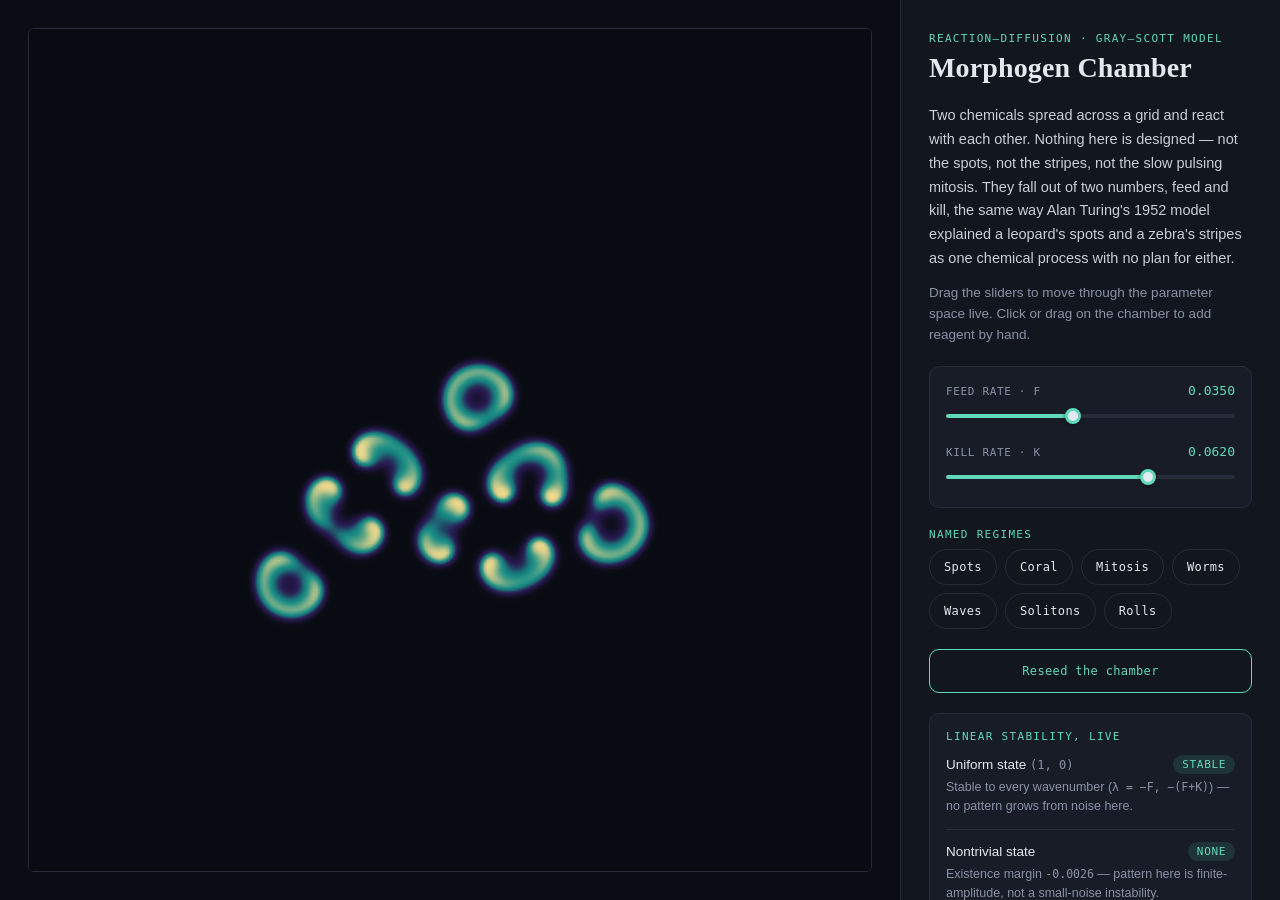
<file: index.html>
<!doctype html>
<html lang="en">
<head>
<meta charset="utf-8">
<meta name="viewport" content="width=device-width, initial-scale=1, viewport-fit=cover">
<meta name="theme-color" content="#0a0d13">
<meta name="color-scheme" content="dark">
<meta name="description" content="Live Gray-Scott reaction-diffusion, simulated on the GPU in your browser.">
<title>Morphogen Chamber</title>
<link rel="stylesheet" href="src/style.css">
</head>
<body>

<div class="stage">
  <canvas id="gl" aria-label="Live reaction-diffusion simulation"></canvas>
  <p id="fallback">
    This chamber needs WebGL2 with floating-point render targets, which
    this browser or device doesn't expose. Try a recent desktop version
    of Chrome, Firefox, Edge, or Safari.
  </p>
</div>

<aside class="rail">
  <header class="intro">
    <p class="eyebrow">Reaction&ndash;diffusion &middot; Gray&ndash;Scott model</p>
    <h1>Morphogen Chamber</h1>
  </header>

  <p class="lede about">
    Two chemicals spread across a grid and react with each other.
    Nothing here is designed &mdash; not the spots, not the stripes,
    not the slow pulsing mitosis. They fall out of two numbers, feed
    and kill, the same way Alan Turing's 1952 model explained a
    leopard's spots and a zebra's stripes as one chemical process
    with no plan for either.
  </p>

  <p class="howto">
    Drag the sliders to move through the parameter space live.
    Click or drag on the chamber to add reagent by hand.
  </p>

  <section class="panel controls" aria-label="Parameters">
    <div class="param-row">
      <div class="param-head">
        <label for="feed">Feed rate &middot; F</label>
        <span class="val" id="feedVal">0.035</span>
      </div>
      <input type="range" id="feed" min="0.0" max="0.08" step="0.0005" value="0.035" />
    </div>
    <div class="param-row">
      <div class="param-head">
        <label for="kill">Kill rate &middot; K</label>
        <span class="val" id="killVal">0.062</span>
      </div>
      <input type="range" id="kill" min="0.03" max="0.075" step="0.0005" value="0.062" />
    </div>
  </section>

  <section class="regimes">
    <p class="eyebrow">Named regimes</p>
    <div class="presets" id="presets"></div>
  </section>

  <button id="reseed" type="button">Reseed the chamber</button>

  <section class="panel stability" id="stability">
    <p class="eyebrow">Linear stability, live</p>
    <div class="stat" id="stability-trivial"></div>
    <div class="stat" id="stability-nontrivial"></div>
  </section>

  <p class="hint">
    Simulated at 256&times;256 on a wrapped grid, stepped forward on
    the GPU. What you're watching is being computed right now, not
    played back.
  </p>
</aside>

<script type="module" src="src/main.js"></script>
</body>
</html>
</file>
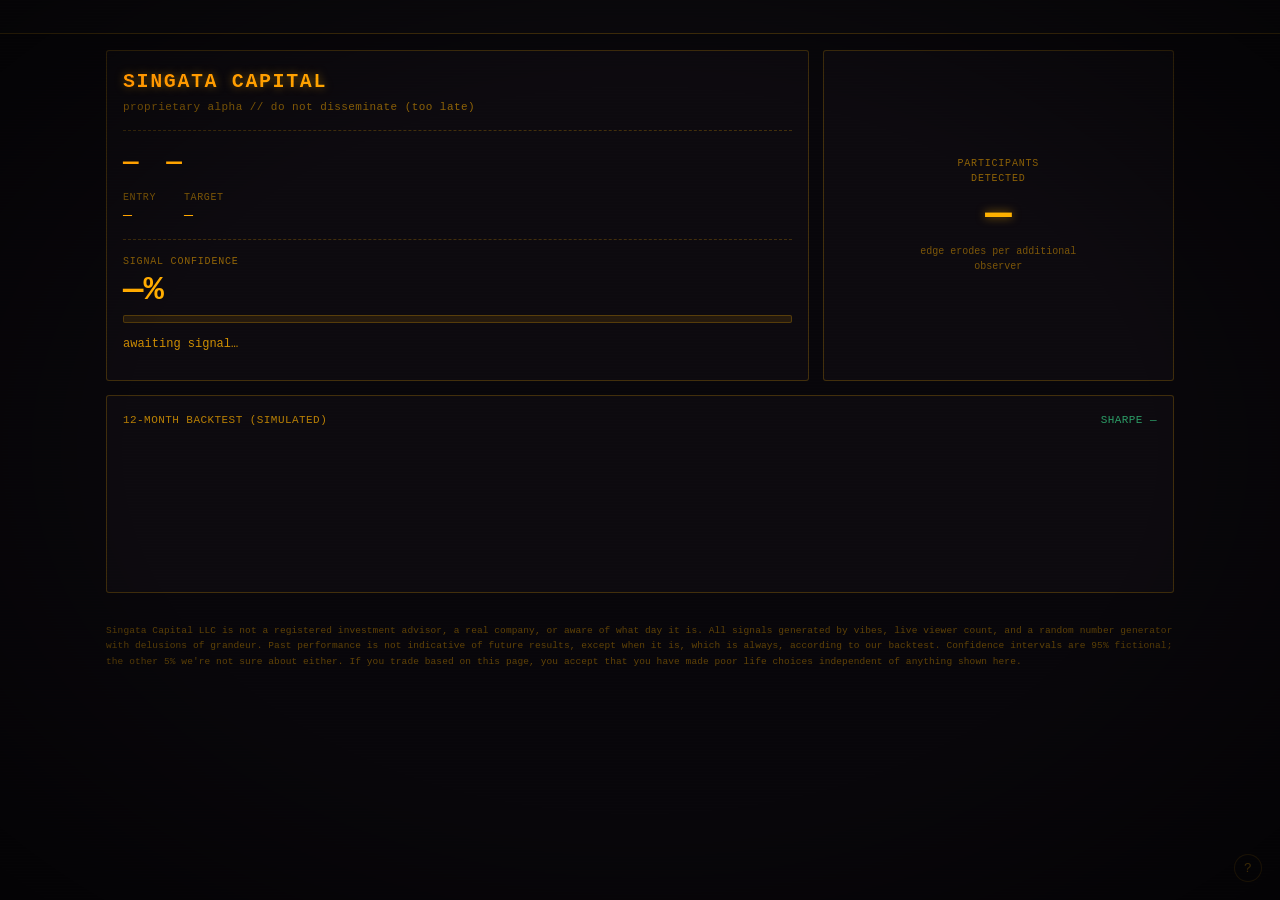
<file: static/index.html>
<!doctype html>
<html lang="en">
<head>
<meta charset="utf-8">
<meta name="viewport" content="width=device-width, initial-scale=1">
<title>SINGATA CAPITAL</title>
<link rel="stylesheet" href="style.css">
</head>
<body>
<div id="scanlines"></div>

<header id="ticker-wrap">
  <div id="ticker-track" class="ticker-track"></div>
</header>

<main id="terminal">
  <section id="signal-panel" class="panel">
    <div class="brand-row">
      <h1 class="brand">SINGATA CAPITAL</h1>
      <div class="tagline">proprietary alpha // do not disseminate (too late)</div>
    </div>

    <div class="call-block">
      <div class="call-line">
        <span id="call-direction" class="direction">&mdash;</span>
        <span id="call-asset">&mdash;</span>
      </div>
      <div class="call-prices">
        <div><span class="label">entry</span><span id="call-entry" class="value">&mdash;</span></div>
        <div><span class="label">target</span><span id="call-target" class="value">&mdash;</span></div>
      </div>
    </div>

    <div class="confidence-block">
      <div class="confidence-label">SIGNAL CONFIDENCE</div>
      <div class="confidence-value" id="confidence-value">&mdash;%</div>
      <div class="confidence-bar"><div id="confidence-fill"></div></div>
    </div>

    <div id="commentary" class="commentary">awaiting signal&hellip;</div>
  </section>

  <aside id="participants-panel" class="panel">
    <div class="participants-label">PARTICIPANTS<br>DETECTED</div>
    <div class="participants-value" id="participants-value">&mdash;</div>
    <div class="participants-hint">edge erodes per additional observer</div>
  </aside>

  <section id="backtest-panel" class="panel">
    <div class="backtest-header">
      <span>12-MONTH BACKTEST (SIMULATED)</span>
      <span id="sharpe-value">SHARPE &mdash;</span>
    </div>
    <canvas id="backtest-canvas"></canvas>
  </section>
</main>

<footer id="disclosure">
  Singata Capital LLC is not a registered investment advisor, a real
  company, or aware of what day it is. All signals generated by vibes,
  live viewer count, and a random number generator with delusions of
  grandeur. Past performance is not indicative of future results, except
  when it is, which is always, according to our backtest. Confidence
  intervals are 95% fictional; the other 5% we're not sure about either.
  If you trade based on this page, you accept that you have made poor
  life choices independent of anything shown here.
</footer>

<button id="reveal" aria-label="?">?</button>

<aside id="panel">
  <div id="panel-inner">

    <section class="panel-block">
      <h2>what this is</h2>
      <p>a fake hedge fund. there is no fund. the prices are real (crypto,
      via a free public API); everything built on top of them &mdash; the
      "signal", the "conviction", the backtest &mdash; is satire.</p>
    </section>

    <section class="panel-block">
      <h2>the actual joke</h2>
      <p>the confidence number is a live illustration of the
      Grossman&ndash;Stiglitz paradox: if markets were perfectly
      efficient, no one could profit from gathering information, so no
      one would bother, so markets couldn't stay efficient. private
      information has value <em>because</em> it's private &mdash; the
      moment it's public, the edge is gone.</p>
      <p>so: confidence here starts high when you're the only visitor,
      and mathematically decays toward 50% &mdash; a coin flip &mdash; as
      more people load this page. it's not a metaphor. it's computed
      directly from the live viewer count, every two seconds.</p>
    </section>

    <section class="panel-block">
      <h2>the backtest</h2>
      <p>generated once from a random walk, then smoothed twice. the
      Sharpe ratio shown is real arithmetic run on that fake series &mdash;
      which is exactly how a backtest ends up absurdly, suspiciously
      smooth. the math isn't lying. the input is.</p>
    </section>

  </div>
</aside>

<script src="app.js"></script>
</body>
</html>
</file>
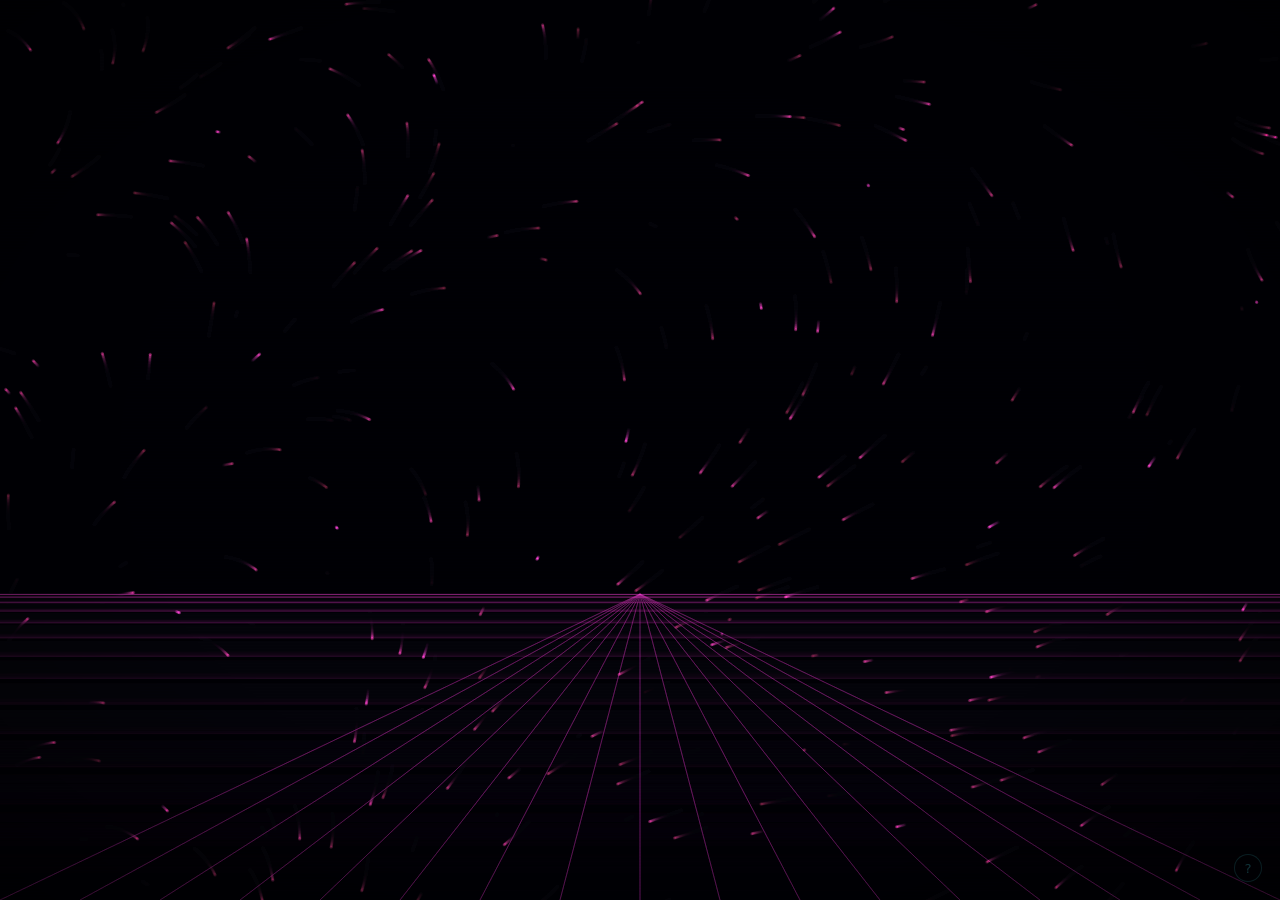
<file: receiver/static/index.html>
<!doctype html>
<html lang="en">
<head>
<meta charset="utf-8">
<meta name="viewport" content="width=device-width, initial-scale=1">
<title>&nbsp;</title>
<link rel="stylesheet" href="style.css">
</head>
<body>
<canvas id="scene"></canvas>
<div id="scanlines"></div>

<div id="viewers-badge" class="corner-badge"></div>

<button id="reveal" aria-label="?">?</button>

<aside id="panel">
  <div id="panel-inner">

    <section class="panel-block">
      <h2>what this is</h2>
      <p>this is being drawn, live, by real ICMP echo packets &mdash; ordinary-looking
      pings &mdash; flowing between two servers right now. nothing here is fake or
      pre-rendered.</p>
    </section>

    <section class="panel-block">
      <h2>how</h2>
      <p>one service sends a normal-looking ping roughly a dozen times a second.
      hidden in the data section, after the ping header, is a small binary frame:
      two magic bytes, a sequence number, a timestamp, and four numbers. the other
      service sniffs every echo request that reaches it, checks for the magic
      bytes, decodes the frame, and pushes it to this page over a websocket.</p>
      <ul class="fields">
        <li><span>hue</span>which color the particles and grid drift toward</li>
        <li><span>energy</span>particle brightness, size, and spawn rate</li>
        <li><span>speed</span>how fast the flow field and grid move</li>
        <li><span>burst</span>triggers the expanding ring you'll see occasionally</li>
      </ul>
    </section>

    <section class="panel-block">
      <h2>click anywhere</h2>
      <p>clicking or tapping the page does two things. right away, a faint
      ring appears at your cursor &mdash; that part is fake, purely drawn
      client-side so it feels responsive. at the same time, this page asks
      the receiver to ping the sender for real, requesting an extra burst.
      a moment later a brighter ring blooms from the center &mdash; that
      one is real, having actually crossed the network and come back. the
      gap between the two rings is the round-trip time, made visible.</p>
    </section>

    <section class="panel-block">
      <h2>right now</h2>
      <dl class="stats">
        <div><dt>packets/sec</dt><dd id="stat-rate">&mdash;</dd></div>
        <div><dt>total seen</dt><dd id="stat-total">0</dd></div>
        <div><dt>last packet</dt><dd id="stat-last">&mdash;</dd></div>
        <div><dt>watching now</dt><dd id="stat-viewers">&mdash;</dd></div>
        <div><dt>receiver uptime</dt><dd id="stat-uptime">&mdash;</dd></div>
        <div><dt>host load (1m)</dt><dd id="stat-load">&mdash;</dd></div>
      </dl>
    </section>

    <section class="panel-block">
      <h2>is any of this secure?</h2>
      <p>there's nothing sensitive to protect here &mdash; the payload is just the
      four numbers above, nothing personal or secret. but to be honest about the
      mechanism: ICMP has no built-in authentication. the receiver only accepts
      packets whose source IP matches the sender it's configured for, but source
      IPs can be spoofed on networks that don't filter outbound traffic, so in
      principle someone could forge packets and inject their own values into this
      page. it doesn't matter here &mdash; there's nothing to steal and nothing
      that actually breaks &mdash; but it's a disguise, not a security boundary.
      the one real piece of user input, the click-to-nudge endpoint, is rate
      limited per visitor and overall so it can't be turned into a flood.</p>
    </section>

    <section class="panel-block">
      <h2>raw packets</h2>
      <div id="log"></div>
    </section>

  </div>
</aside>

<script src="app.js"></script>
</body>
</html>
</file>
<file: src/style.css>
:root {
    --void: #0a0d13;
    --panel: #12161f;
    --card: #171c27;
    --line: #262c3a;
    --ink: #e4e8ef;
    --muted: #8a92a6;
    --accent: #5fd9b8;
    --accent-soft: rgba(95, 217, 184, 0.12);

    --serif: "New York", "Iowan Old Style", "Palatino Linotype", Georgia, serif;
    --sans: -apple-system, BlinkMacSystemFont, "Segoe UI", Inter, Roboto, "Helvetica Neue", Arial, sans-serif;
    --mono: ui-monospace, "SF Mono", "Cascadia Code", Menlo, Consolas, monospace;

    --gutter: 28px;
  }

  * { box-sizing: border-box; }

  html {
    -webkit-text-size-adjust: 100%;
    text-size-adjust: 100%;
  }

  html, body {
    margin: 0;
    padding: 0;
    width: 100%;
    height: 100%;
    background: var(--void);
    color: var(--ink);
    overflow: hidden;
  }

  body {
    display: flex;
    flex-direction: row;
    font-family: var(--sans);
    -webkit-font-smoothing: antialiased;
    -webkit-tap-highlight-color: transparent;
  }

  /* ---------- Stage ---------- */

  .stage {
    position: relative;
    flex: 1 1 auto;
    min-width: 0;
    display: flex;
    align-items: center;
    justify-content: center;
    background: var(--void);
    padding: 28px;
  }

  #gl {
    width: min(100%, 900px, calc(100vh - 56px));
    height: auto;
    aspect-ratio: 1 / 1;
    display: block;
    border: 1px solid var(--line);
    border-radius: 6px;
    cursor: crosshair;
    touch-action: none;
    background: #000;
  }

  #fallback {
    display: none;
    max-width: 46ch;
    color: var(--muted);
    font-size: 15px;
    line-height: 1.6;
    text-align: center;
  }

  /* ---------- Rail ---------- */

  .rail {
    flex: 0 0 380px;
    max-width: 380px;
    border-left: 1px solid var(--line);
    background: var(--panel);
    padding: 32px var(--gutter) 28px;
    overflow-y: auto;
    display: flex;
    flex-direction: column;
    gap: 20px;
  }

  .eyebrow {
    font-family: var(--mono);
    font-size: 11px;
    font-weight: 500;
    letter-spacing: 0.12em;
    text-transform: uppercase;
    color: var(--accent);
    margin: 0 0 8px;
  }

  h1 {
    font-family: var(--serif);
    font-size: 28px;
    font-weight: 600;
    line-height: 1.1;
    margin: 0;
    text-wrap: balance;
    letter-spacing: 0.005em;
  }

  .lede {
    margin: 0;
    font-size: 14.5px;
    line-height: 1.65;
    color: var(--ink);
    opacity: 0.88;
    text-wrap: pretty;
  }

  .howto {
    margin: -8px 0 0;
    font-size: 13.5px;
    line-height: 1.55;
    color: var(--muted);
  }

  .panel {
    background: var(--card);
    border: 1px solid var(--line);
    border-radius: 10px;
    padding: 16px;
  }

  /* ---------- Sliders ---------- */

  .controls {
    display: flex;
    flex-direction: column;
    gap: 14px;
  }

  .param-row {
    display: flex;
    flex-direction: column;
    gap: 4px;
  }

  .param-head {
    display: flex;
    justify-content: space-between;
    align-items: baseline;
    font-family: var(--mono);
    font-size: 11px;
    letter-spacing: 0.06em;
    text-transform: uppercase;
    color: var(--muted);
  }

  .param-head span.val {
    color: var(--accent);
    font-variant-numeric: tabular-nums;
    letter-spacing: 0;
    text-transform: none;
    font-size: 13px;
  }

  input[type="range"] {
    --fill: 50%;
    --thumb: 16px;
    -webkit-appearance: none;
    appearance: none;
    width: 100%;
    height: 28px;
    margin: 0;
    background: transparent;
    cursor: pointer;
    outline: none;
  }
  input[type="range"]::-webkit-slider-runnable-track {
    height: 4px;
    border-radius: 2px;
    background: linear-gradient(to right, var(--accent) 0 var(--fill), var(--line) var(--fill) 100%);
  }
  input[type="range"]::-moz-range-track {
    height: 4px;
    border-radius: 2px;
    background: var(--line);
  }
  input[type="range"]::-moz-range-progress {
    height: 4px;
    border-radius: 2px;
    background: var(--accent);
  }
  input[type="range"]::-webkit-slider-thumb {
    -webkit-appearance: none;
    width: var(--thumb);
    height: var(--thumb);
    margin-top: calc((4px - var(--thumb)) / 2);
    border-radius: 50%;
    background: var(--ink);
    border: 3px solid var(--accent);
    box-shadow: 0 1px 4px rgba(0, 0, 0, 0.5);
  }
  input[type="range"]::-moz-range-thumb {
    width: var(--thumb);
    height: var(--thumb);
    border-radius: 50%;
    background: var(--ink);
    border: 3px solid var(--accent);
    box-sizing: border-box;
  }
  input[type="range"]:focus-visible::-webkit-slider-thumb {
    box-shadow: 0 0 0 4px rgba(95, 217, 184, 0.35);
  }
  input[type="range"]:focus-visible::-moz-range-thumb {
    box-shadow: 0 0 0 4px rgba(95, 217, 184, 0.35);
  }

  /* ---------- Buttons ---------- */

  .presets {
    display: flex;
    flex-wrap: wrap;
    gap: 8px;
  }

  button {
    font-family: var(--mono);
    font-size: 12px;
    letter-spacing: 0.03em;
    color: var(--ink);
    background: transparent;
    border: 1px solid var(--line);
    border-radius: 999px;
    padding: 8px 14px;
    min-height: 36px;
    cursor: pointer;
    transition: border-color 0.15s ease, color 0.15s ease, background 0.15s ease;
  }
  @media (hover: hover) {
    button:hover {
      border-color: var(--accent);
      color: var(--accent);
    }
  }
  button:active {
    background: var(--accent-soft);
  }
  button:focus-visible {
    outline: none;
    box-shadow: 0 0 0 2px rgba(95, 217, 184, 0.45);
  }
  button.active {
    border-color: var(--accent);
    background: var(--accent-soft);
    color: var(--accent);
  }

  #reseed {
    width: 100%;
    min-height: 44px;
    border-radius: 10px;
    border-color: var(--accent);
    color: var(--accent);
    font-weight: 500;
  }
  @media (hover: hover) {
    #reseed:hover { background: var(--accent-soft); }
  }

  /* ---------- Stability card ---------- */

  .stability {
    display: flex;
    flex-direction: column;
    gap: 12px;
  }
  .stability .eyebrow { margin: 0; }

  .stat {
    display: grid;
    grid-template-columns: 1fr auto;
    align-items: center;
    gap: 4px 12px;
  }
  .stat + .stat {
    padding-top: 12px;
    border-top: 1px solid var(--line);
  }
  .stat-k {
    font-size: 13.5px;
    color: var(--ink);
  }
  .stat-k code {
    font-family: var(--mono);
    font-size: 12px;
    color: var(--muted);
  }
  .stat-v {
    font-family: var(--mono);
    font-size: 11px;
    letter-spacing: 0.06em;
    text-transform: uppercase;
    color: var(--accent);
    background: var(--accent-soft);
    border-radius: 999px;
    padding: 3px 9px;
  }
  .stat-note {
    grid-column: 1 / -1;
    font-size: 12.5px;
    line-height: 1.55;
    color: var(--muted);
  }
  .stat-note .num {
    font-family: var(--mono);
    font-size: 11.5px;
    font-variant-numeric: tabular-nums;
  }

  .hint {
    font-family: var(--mono);
    font-size: 11px;
    color: var(--muted);
    line-height: 1.6;
    margin: 0;
  }

  /* ---------- Phones & narrow windows ---------- */

  @media (max-width: 860px) {
    :root { --gutter: 16px; }

    html, body {
      height: auto;
      min-height: 100%;
      overflow: visible;
    }
    body {
      flex-direction: column;
      overflow-x: hidden;
    }

    /* Keep the chamber pinned while the controls scroll beneath it,
       so slider changes are visible as they happen. */
    .stage {
      position: sticky;
      top: 0;
      z-index: 2;
      padding: calc(12px + env(safe-area-inset-top)) var(--gutter) 12px;
      border-bottom: 1px solid var(--line);
      box-shadow: 0 8px 24px rgba(0, 0, 0, 0.45);
    }
    #gl {
      width: min(100%, 44vh);
      width: min(100%, 44svh);
    }

    .rail {
      flex: 1 1 auto;
      max-width: none;
      overflow: visible;
      border-left: none;
      padding: 20px var(--gutter) calc(28px + env(safe-area-inset-bottom));
      gap: 18px;
    }

    /* Put the interactive pieces first; the reading comes after. */
    .intro    { order: 0; }
    .howto    { order: 1; }
    .controls { order: 2; }
    .regimes  { order: 3; }
    #reseed   { order: 4; }
    .stability { order: 5; }
    .about    { order: 6; padding-top: 18px; border-top: 1px solid var(--line); }
    .hint     { order: 7; }

    h1 { font-size: 24px; }
    .eyebrow { margin-bottom: 6px; }
    .howto { margin-top: -10px; }

    input[type="range"] { --thumb: 22px; height: 36px; }

    .presets button { flex: 1 1 calc(25% - 8px); min-height: 40px; padding: 8px 6px; text-align: center; }
  }
</file>
<file: static/style.css>
:root {
  --bg: #08060a;
  --panel-bg: #0d0a0f;
  --amber: #ffb000;
  --amber-dim: rgba(255, 176, 0, 0.55);
  --green: #39d98a;
  --red: #ff4d4d;
  --border: rgba(255, 176, 0, 0.22);
  --mono: ui-monospace, "SF Mono", Menlo, Consolas, "Courier New", monospace;
}

* { box-sizing: border-box; }

html, body {
  margin: 0;
  padding: 0;
  width: 100%;
  min-height: 100%;
  background: var(--bg);
  color: var(--amber);
  font: 13px/1.5 var(--mono);
}

#scanlines {
  position: fixed;
  inset: 0;
  pointer-events: none;
  z-index: 50;
  background:
    repeating-linear-gradient(
      to bottom,
      rgba(255, 255, 255, 0.035) 0px,
      rgba(255, 255, 255, 0.035) 1px,
      transparent 1px,
      transparent 3px
    ),
    radial-gradient(ellipse at center, rgba(0,0,0,0) 55%, rgba(0,0,0,0.6) 100%);
  mix-blend-mode: overlay;
}

/* ---- ticker tape --------------------------------------------------- */
#ticker-wrap {
  overflow: hidden;
  white-space: nowrap;
  border-bottom: 1px solid var(--border);
  background: #0b090d;
  height: 34px;
  display: flex;
  align-items: center;
}
.ticker-track {
  display: inline-flex;
  gap: 48px;
  padding-left: 24px;
  animation: ticker-scroll 26s linear infinite;
  font-size: 12px;
  letter-spacing: 0.03em;
}
.ticker-track .item { white-space: nowrap; }
.ticker-track .up { color: var(--green); }
.ticker-track .down { color: var(--red); }
@keyframes ticker-scroll {
  from { transform: translateX(0); }
  to   { transform: translateX(-50%); }
}

/* ---- layout ---------------------------------------------------------*/
#terminal {
  display: grid;
  grid-template-columns: 2fr 1fr;
  grid-template-areas:
    "signal participants"
    "backtest backtest";
  gap: 14px;
  padding: 16px;
  max-width: 1100px;
  margin: 0 auto;
}
@media (max-width: 760px) {
  #terminal {
    grid-template-columns: 1fr;
    grid-template-areas:
      "signal"
      "participants"
      "backtest";
  }
}
#signal-panel { grid-area: signal; }
#participants-panel { grid-area: participants; }
#backtest-panel { grid-area: backtest; }

.panel {
  border: 1px solid var(--border);
  background: var(--panel-bg);
  border-radius: 3px;
  padding: 16px;
}

/* ---- signal panel ----------------------------------------------------*/
.brand-row { margin-bottom: 14px; }
.brand {
  margin: 0;
  font-size: 20px;
  letter-spacing: 0.08em;
  text-shadow: 0 0 8px var(--amber-dim);
}
.tagline {
  margin-top: 2px;
  font-size: 11px;
  opacity: 0.55;
  letter-spacing: 0.04em;
}

.call-block {
  border-top: 1px dashed var(--border);
  border-bottom: 1px dashed var(--border);
  padding: 12px 0;
  margin-bottom: 14px;
}
.call-line {
  font-size: 26px;
  font-weight: 600;
  letter-spacing: 0.04em;
}
.direction { margin-right: 10px; }
#call-direction.LONG { color: var(--green); }
#call-direction.SHORT { color: var(--red); }
.call-prices {
  margin-top: 8px;
  display: flex;
  gap: 28px;
  font-size: 13px;
}
.call-prices .label {
  display: block;
  opacity: 0.5;
  font-size: 10px;
  text-transform: uppercase;
  letter-spacing: 0.06em;
}
.call-prices .value { font-size: 15px; }

.confidence-block { margin-bottom: 12px; }
.confidence-label {
  font-size: 10px;
  opacity: 0.55;
  letter-spacing: 0.08em;
  margin-bottom: 4px;
}
.confidence-value {
  font-size: 34px;
  font-weight: 600;
  line-height: 1;
  margin-bottom: 8px;
  transition: color 0.6s ease;
}
.confidence-bar {
  height: 8px;
  background: rgba(255, 176, 0, 0.1);
  border: 1px solid var(--border);
  border-radius: 2px;
  overflow: hidden;
}
#confidence-fill {
  height: 100%;
  width: 0%;
  background: var(--amber);
  transition: width 0.6s ease, background 0.6s ease;
}

.commentary {
  font-size: 12px;
  opacity: 0.8;
  min-height: 2.4em;
}

/* ---- participants panel ---------------------------------------------*/
#participants-panel {
  display: flex;
  flex-direction: column;
  align-items: center;
  justify-content: center;
  text-align: center;
}
.participants-label {
  font-size: 10px;
  opacity: 0.55;
  letter-spacing: 0.08em;
  margin-bottom: 6px;
}
.participants-value {
  font-size: 44px;
  font-weight: 700;
  line-height: 1;
  text-shadow: 0 0 10px var(--amber-dim);
}
.participants-hint {
  margin-top: 8px;
  font-size: 10px;
  opacity: 0.45;
  max-width: 16em;
}

/* ---- backtest panel ---------------------------------------------------*/
.backtest-header {
  display: flex;
  justify-content: space-between;
  font-size: 11px;
  opacity: 0.7;
  letter-spacing: 0.04em;
  margin-bottom: 8px;
}
#sharpe-value { color: var(--green); }
#backtest-canvas {
  width: 100%;
  height: 140px;
  display: block;
}

/* ---- footer disclosure ------------------------------------------------*/
#disclosure {
  max-width: 1100px;
  margin: 0 auto;
  padding: 14px 16px 40px;
  font-size: 9.5px;
  line-height: 1.6;
  opacity: 0.35;
  letter-spacing: 0.01em;
}

/* ---- reveal panel (shared pattern) -------------------------------------*/
#reveal {
  position: fixed;
  bottom: 18px;
  right: 18px;
  width: 28px;
  height: 28px;
  border-radius: 50%;
  border: 1px solid var(--border);
  background: rgba(8, 6, 10, 0.6);
  color: var(--amber-dim);
  font: 13px/1 var(--mono);
  cursor: pointer;
  opacity: 0.4;
  transition: opacity 0.25s ease, transform 0.25s ease;
  z-index: 60;
}
#reveal:hover { opacity: 1; transform: scale(1.08); }

#panel {
  position: fixed;
  top: 0;
  right: 0;
  height: 100%;
  width: min(420px, 92vw);
  background: rgba(8, 6, 10, 0.92);
  backdrop-filter: blur(6px);
  border-left: 1px solid var(--border);
  transform: translateX(100%);
  transition: transform 0.35s cubic-bezier(.2,.8,.2,1);
  z-index: 59;
  color: rgba(255, 210, 140, 0.85);
  font: 13px/1.55 var(--mono);
}
#panel.open { transform: translateX(0); }
#panel-inner { padding: 56px 22px 22px; height: 100%; overflow-y: auto; }
.panel-block { margin-bottom: 20px; }
.panel-block h2 {
  margin: 0 0 8px;
  font-size: 11px;
  letter-spacing: 0.06em;
  text-transform: uppercase;
  color: var(--amber);
  opacity: 0.8;
  font-weight: 500;
}
.panel-block p { margin: 0 0 10px; opacity: 0.85; }
.panel-block em { color: var(--amber); font-style: normal; }
</file>
<file: receiver/static/style.css>
:root {
  --bg: #05040a;
  --cyan: #4bf0ff;
  --magenta: #ff3ec8;
  --amber: #ffcf6e;
}

* { box-sizing: border-box; }

html, body {
  margin: 0;
  padding: 0;
  width: 100%;
  height: 100%;
  background: var(--bg);
  overflow: hidden;
  cursor: default;
}

#scene {
  position: fixed;
  inset: 0;
  width: 100vw;
  height: 100vh;
  display: block;
  cursor: crosshair;
}

.corner-badge {
  position: fixed;
  bottom: 18px;
  left: 18px;
  z-index: 10;
  font: 11px/1 ui-monospace, "SF Mono", Menlo, Consolas, monospace;
  color: rgba(75, 240, 255, 0.4);
  letter-spacing: 0.03em;
  pointer-events: none;
  opacity: 0;
  transition: opacity 0.6s ease;
}
.corner-badge:not(:empty) {
  opacity: 1;
}

/* faint CRT scanlines + vignette, purely decorative */
#scanlines {
  position: fixed;
  inset: 0;
  pointer-events: none;
  background:
    repeating-linear-gradient(
      to bottom,
      rgba(255, 255, 255, 0.035) 0px,
      rgba(255, 255, 255, 0.035) 1px,
      transparent 1px,
      transparent 3px
    ),
    radial-gradient(ellipse at center, rgba(0,0,0,0) 55%, rgba(0,0,0,0.55) 100%);
  mix-blend-mode: overlay;
}

#reveal {
  position: fixed;
  bottom: 18px;
  right: 18px;
  width: 28px;
  height: 28px;
  border-radius: 50%;
  border: 1px solid rgba(75, 240, 255, 0.35);
  background: rgba(5, 4, 10, 0.4);
  color: rgba(75, 240, 255, 0.6);
  font: 13px/1 ui-monospace, "SF Mono", Menlo, Consolas, monospace;
  cursor: pointer;
  opacity: 0.35;
  transition: opacity 0.25s ease, transform 0.25s ease;
  z-index: 10;
}
#reveal:hover {
  opacity: 1;
  transform: scale(1.08);
}

#panel {
  position: fixed;
  top: 0;
  right: 0;
  height: 100%;
  width: min(420px, 92vw);
  background: rgba(5, 4, 10, 0.86);
  backdrop-filter: blur(6px);
  border-left: 1px solid rgba(75, 240, 255, 0.25);
  transform: translateX(100%);
  transition: transform 0.35s cubic-bezier(.2,.8,.2,1);
  z-index: 9;
  color: rgba(200, 245, 255, 0.85);
  font: 13px/1.55 ui-monospace, "SF Mono", Menlo, Consolas, monospace;
}
#panel.open {
  transform: translateX(0);
}
#panel-inner {
  padding: 56px 22px 22px;
  height: 100%;
  overflow-y: auto;
  display: flex;
  flex-direction: column;
}
#panel-inner p {
  margin: 0 0 4px;
  opacity: 0.8;
}

.panel-block {
  margin-bottom: 20px;
  flex-shrink: 0;
}
.panel-block h2 {
  margin: 0 0 8px;
  font-size: 11px;
  letter-spacing: 0.06em;
  text-transform: uppercase;
  color: var(--cyan);
  opacity: 0.75;
  font-weight: 500;
}

.fields {
  list-style: none;
  margin: 10px 0 0;
  padding: 0;
}
.fields li {
  padding: 3px 0;
  opacity: 0.75;
}
.fields li span {
  display: inline-block;
  min-width: 64px;
  color: var(--magenta);
  opacity: 0.9;
}

.stats {
  margin: 0;
  display: grid;
  grid-template-columns: repeat(3, 1fr);
  gap: 10px;
}
.stats div {
  border: 1px solid rgba(75, 240, 255, 0.15);
  border-radius: 4px;
  padding: 8px 10px;
}
.stats dt {
  font-size: 10px;
  opacity: 0.55;
  margin-bottom: 4px;
}
.stats dd {
  margin: 0;
  font-size: 14px;
  color: var(--cyan);
}

#log {
  flex: 1;
  min-height: 120px;
  overflow-y: auto;
  border-top: 1px solid rgba(75, 240, 255, 0.15);
  padding-top: 10px;
  font-size: 11px;
  color: rgba(75, 240, 255, 0.55);
  white-space: pre-wrap;
  word-break: break-all;
}
#log div {
  padding: 2px 0;
  border-bottom: 1px dotted rgba(75, 240, 255, 0.08);
  opacity: 0;
  animation: fadein 0.4s ease forwards;
}
@keyframes fadein {
  from { opacity: 0; transform: translateY(-2px); }
  to   { opacity: 1; transform: translateY(0); }
}
</file>
